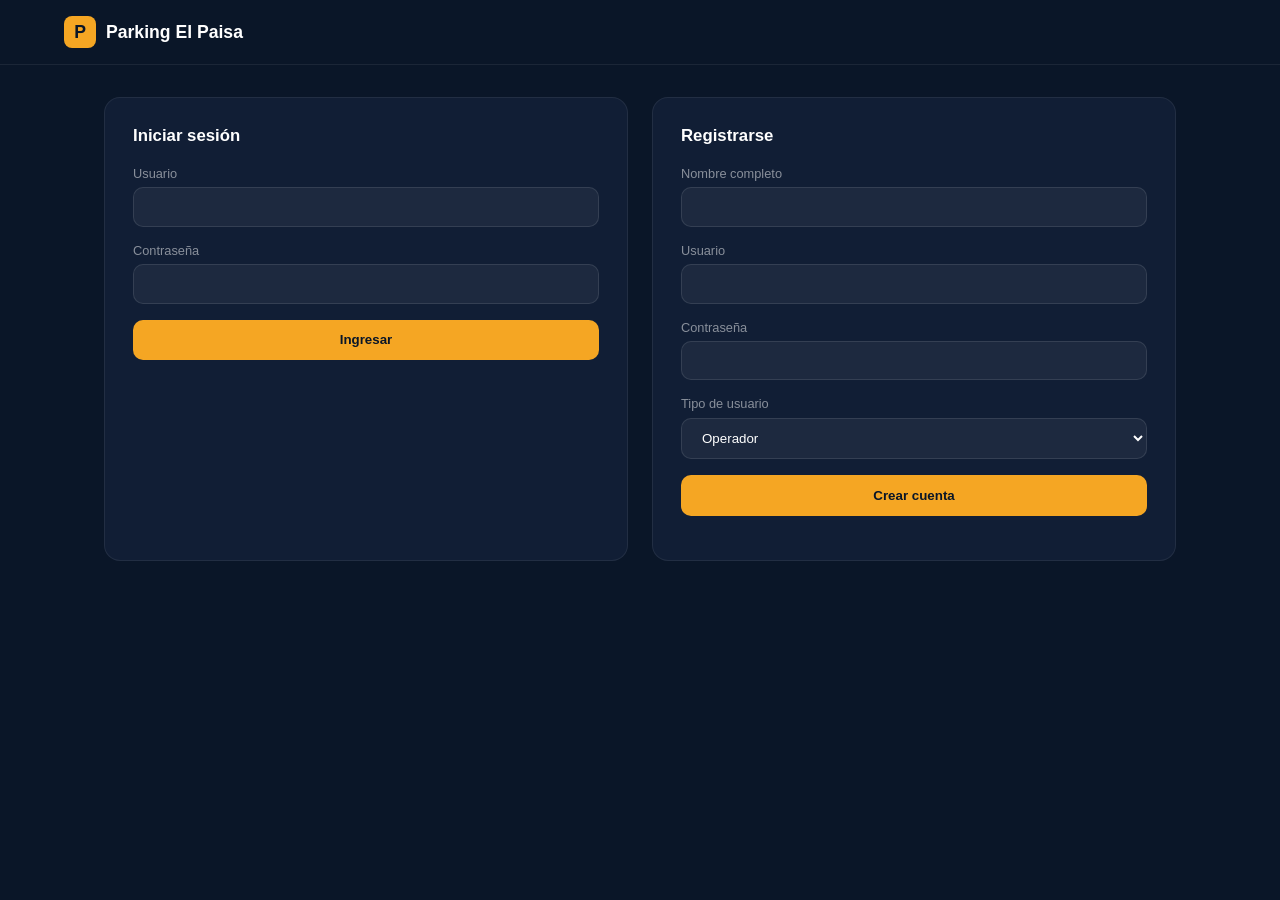
<file: src/main/webapp/index.html>
<!DOCTYPE html>
<html lang="es">

<head>

    <meta charset="UTF-8">

    <meta name="viewport"
          content="width=device-width, initial-scale=1.0">

    <title>Parking El Paisa</title>

    <link rel="stylesheet"
          href="css/style.css">

</head>

<body>

<nav>

    <div class="logo">

        <div class="logo-icon">
            P
        </div>

        Parking El Paisa

    </div>

</nav>

<div class="dashboard">

    <!-- LOGIN -->

    <div class="card">

        <h2>Iniciar sesión</h2>

        <div class="form-group">

            <label>Usuario</label>

            <input type="text"
                   id="login-user">

        </div>

        <div class="form-group">

            <label>Contraseña</label>

            <input type="password"
                   id="login-pass">

        </div>

        <button class="btn-primary"
                onclick="login()">

            Ingresar

        </button>

        <p class="msg-resultado"
           id="login-msg"></p>

    </div>

    <!-- REGISTRO -->

    <div class="card">

        <h2>Registrarse</h2>

        <div class="form-group">

            <label>Nombre completo</label>

            <input type="text"
                   id="reg-name">

        </div>

        <div class="form-group">

            <label>Usuario</label>

            <input type="text"
                   id="reg-user">

        </div>

        <div class="form-group">

            <label>Contraseña</label>

            <input type="password"
                   id="reg-pass">

        </div>

        <div class="form-group">

            <label>Tipo de usuario</label>

            <select id="reg-role">

                <option value="1">
                    Operador
                </option>

                <option value="2">
                    Cliente
                </option>

            </select>

        </div>

        <button class="btn-primary"
                onclick="register()">

            Crear cuenta

        </button>

        <p class="msg-resultado"
           id="reg-msg"></p>

    </div>

</div>

<script>

    const API = '/ParkingElPaisa';

    async function login() {

        const params = new URLSearchParams();

        params.append(
            'username',
            document.getElementById('login-user').value
        );

        params.append(
            'password',
            document.getElementById('login-pass').value
        );

        const r = await fetch(
            API + '/api/login',
            {
                method: 'POST',
                headers: {
                    'Content-Type': 'application/x-www-form-urlencoded'
                },
                body: params
            }
        );

        const d = await r.json();

        if (d.ok) {
            localStorage.setItem('nombre', d.nombre);
            window.location = d.roleId == 1 ? 'operador.html' : 'cliente.html';
        } else {
            document.getElementById('login-msg').textContent = 'Login incorrecto';
        }
    }

    async function register() {

        const params = new URLSearchParams();

        params.append(
            'nombre',
            document.getElementById('reg-name').value
        );

        params.append(
            'username',
            document.getElementById('reg-user').value
        );

        params.append(
            'password',
            document.getElementById('reg-pass').value
        );

        params.append(
            'roleId',
            document.getElementById('reg-role').value
        );

        const r = await fetch(
            API + '/api/register',
            {
                method: 'POST',
                headers: {
                    'Content-Type': 'application/x-www-form-urlencoded'
                },
                body: params
            }
        );

        const d = await r.json();

        document.getElementById('reg-msg').textContent = d.mensaje;
    }

</script>

</body>
</html>
</file>
<file: src/main/webapp/css/style.css>
*{
    margin:0;
    padding:0;
    box-sizing:border-box;
}

body{
    font-family:'Segoe UI',sans-serif;
    background:#0A1628;
    color:#fff;
    min-height:100vh;
}

nav{
    display:flex;
    justify-content:space-between;
    align-items:center;
    padding:1rem 5%;
    background:#0A1628;
    border-bottom:1px solid rgba(255,255,255,0.07);
}

.logo{
    display:flex;
    align-items:center;
    gap:10px;
    font-size:1.1rem;
    font-weight:700;
}

.logo-icon{
    width:32px;
    height:32px;
    background:#F5A623;
    border-radius:8px;
    display:flex;
    align-items:center;
    justify-content:center;
    font-weight:900;
    color:#0A1628;
}

.dashboard{
    display:grid;
    grid-template-columns:
        repeat(auto-fit,minmax(300px,1fr));

    gap:1.5rem;

    padding:2rem 5%;

    max-width:1200px;

    margin:0 auto;
}

.card{
    background:#111E35;

    border:1px solid rgba(255,255,255,0.07);

    border-radius:16px;

    padding:1.75rem;
}

.card h2{
    font-size:1.05rem;
    font-weight:700;
    margin-bottom:1.25rem;
}

.form-group{
    margin-bottom:1rem;
}

.form-group label{
    display:block;
    font-size:.8rem;
    color:rgba(255,255,255,0.5);
    margin-bottom:.4rem;
}

.form-group input,
.form-group select{

    width:100%;

    padding:.7rem 1rem;

    background:rgba(255,255,255,0.05);

    border:1px solid rgba(255,255,255,0.1);

    border-radius:10px;

    color:#fff;

    outline:none;
}

.btn-primary{

    width:100%;

    border:none;

    border-radius:10px;

    padding:.8rem;

    font-weight:700;

    cursor:pointer;

    background:#F5A623;

    color:#0A1628;
}

.btn-primary:hover{
    opacity:.9;
}

.msg-resultado{
    margin-top:1rem;
    font-size:.9rem;
}

.cupos-grid{
    display:flex;
    gap:1rem;
}

.cupo-box{
    flex:1;
    text-align:center;
    padding:1rem;
    border-radius:12px;
    background:rgba(255,255,255,0.05);
}

.cupo-box span{
    display:block;
    font-size:2rem;
    font-weight:800;
}

table{
    width:100%;
    border-collapse:collapse;
}

th,td{
    padding:.7rem;
    border-bottom:1px solid rgba(255,255,255,0.08);
    text-align:left;
}
</file>
